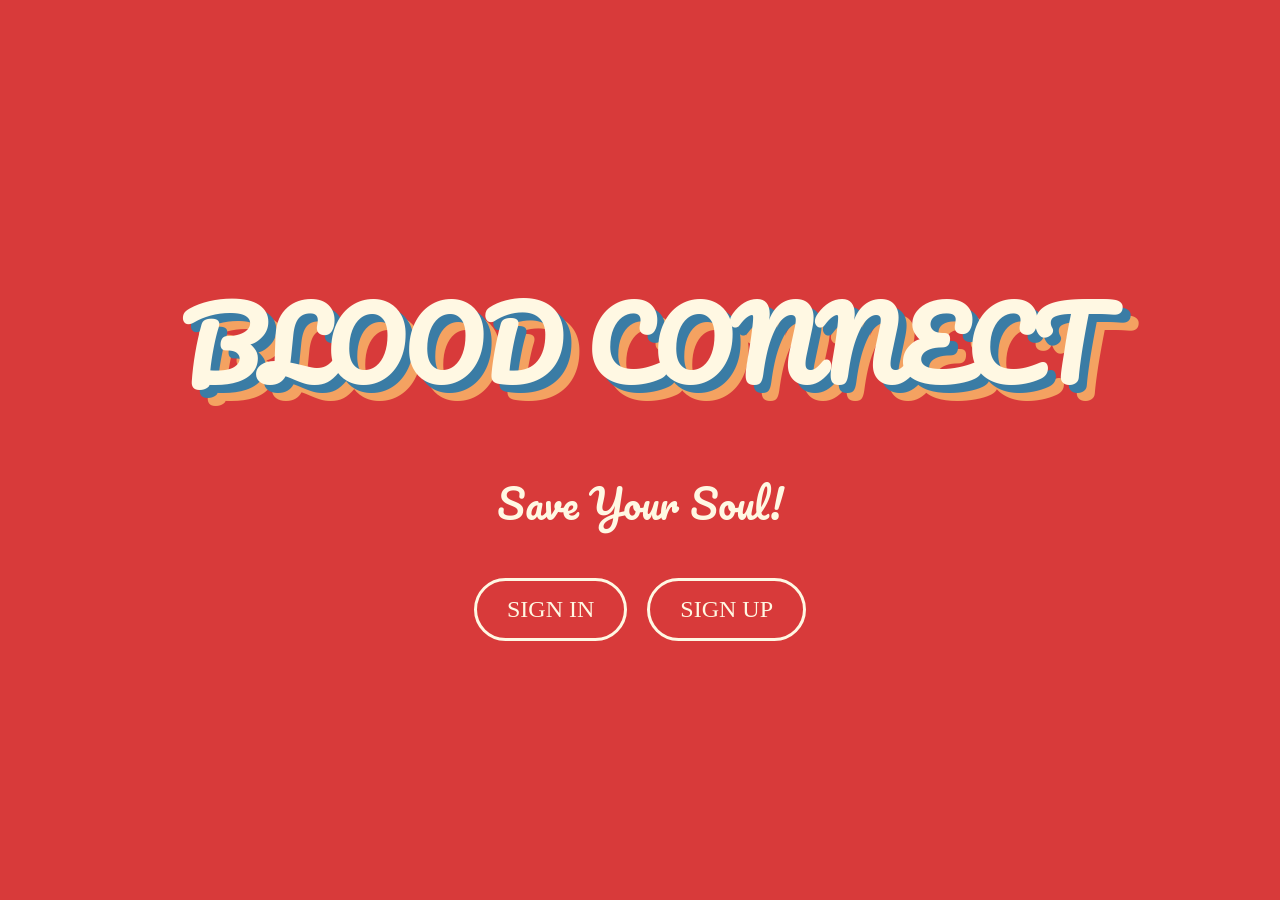
<file: index.html>
<!DOCTYPE html>
<html lang="en">

<head>
    <meta charset="UTF-8">
    <meta name="viewport" content="width=device-width, initial-scale=1.0">
    <title>BLOOD CONNECT</title>
    <link href="https://fonts.googleapis.com/css2?family=Pacifico&display=swap" rel="stylesheet">
    <style>
        body { 
            display: flex;
            flex-direction: column;
            justify-content: center;
            align-items: center;
            height: 100vh;
            margin: 0;
            background: #d83a3a; 
            text-align: center;
        }
        .title {
            font-family: 'Pacifico', cursive; 
            font-size: 6rem;
            font-weight: bold;
            color: #fff8e3; 
            position: relative;
            text-shadow: 8px 8px 0 #3a7ca5, 
                         16px 16px 0 #f4a261; 
            margin: 0;
        }
        .caption {
            font-family: 'Pacifico', cursive; 
            font-size: 2.5rem;
            color: #fff8e3;
            margin: 40px 0; 
            text-transform: capitalize;
        }
        .nav-container {
            display: flex;
            gap: 20px; 
        }
        .nav-btn {
            text-decoration: none;
            padding: 15px 30px;
            border: 3px solid #fff8e3;
            border-radius: 50px;
            font-size: 1.5rem;
            color: #fff8e3;
            text-transform: uppercase;
            transition: all 0.3s ease; 
        }
        .nav-btn:hover {
            background: #fff8e3;
            color: #d83a3a;
            box-shadow: 0 0 20px rgba(255, 248, 227, 0.8);
        }
    </style>
</head>
<body>
    <h1 class="title">BLOOD CONNECT</h1>
    <p class="caption">Save Your Soul!</p>
    <div class="nav-container">
        <a href="signin.html" class="nav-btn">Sign In</a>
        <a href="signup.html" class="nav-btn">Sign Up</a>
    </div>
</body>
</html>
</file>
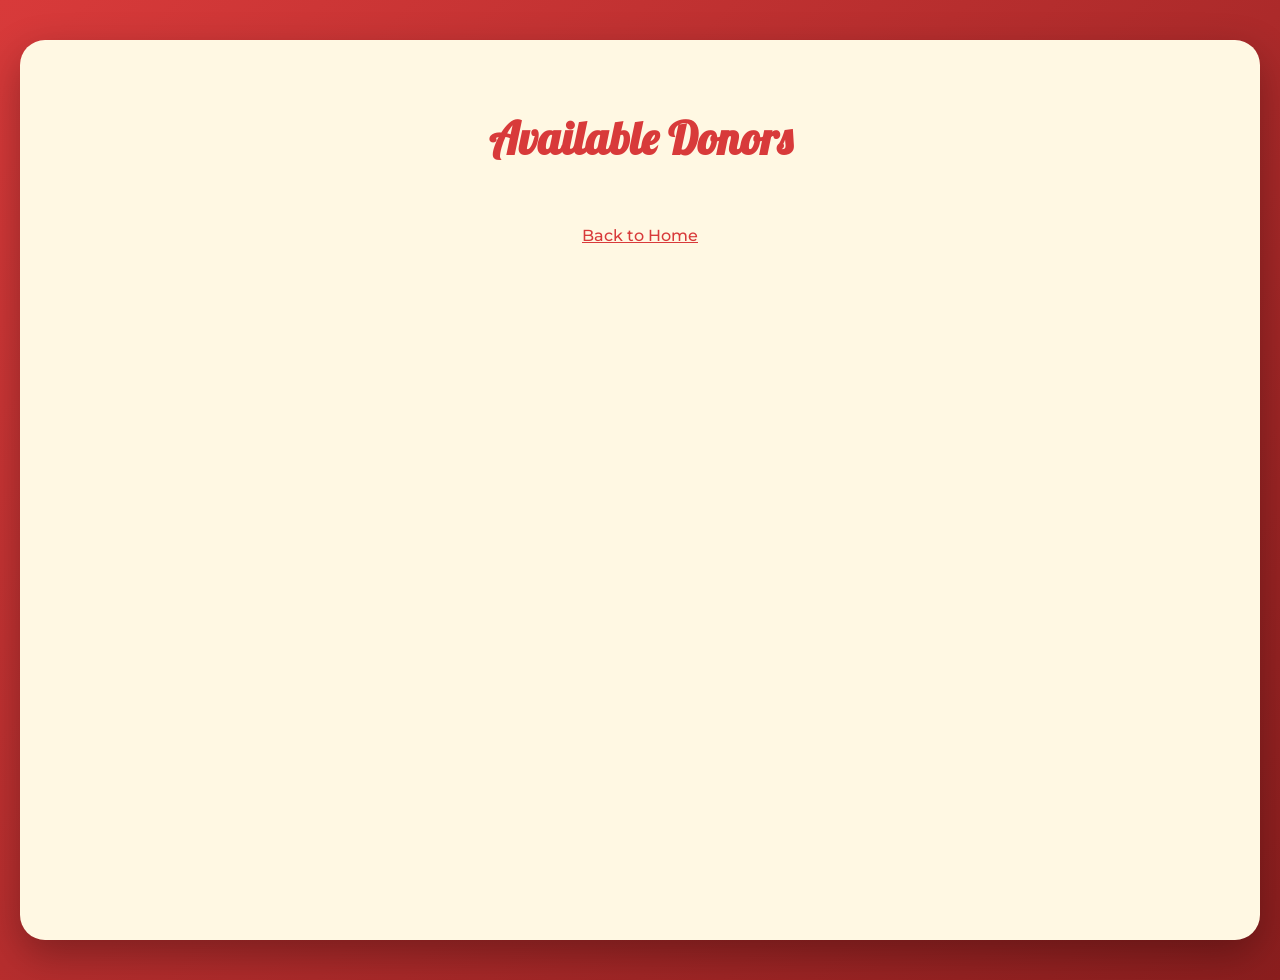
<file: availableDonors.html>
<!DOCTYPE html>
<html lang="en">
<head>
  <meta charset="UTF-8">
  <meta name="viewport" content="width=device-width, initial-scale=1.0">
  <title>Available Donors - BLOOD CONNECT</title>
  <link href="https://fonts.googleapis.com/css2?family=Lobster&family=Montserrat:wght@300;400;600&display=swap" rel="stylesheet">
  <link rel="stylesheet" href="https://cdnjs.cloudflare.com/ajax/libs/font-awesome/6.4.0/css/all.min.css">
  <style>
    body {
      margin: 0;
      font-family: 'Montserrat', sans-serif;
      background: linear-gradient(135deg, #d83a3a, #8b1e1e);
      color: #333;
      display: flex;
      justify-content: center;
      padding: 40px 20px;
      min-height: 100vh;
    }

    .container {
      background: #fff8e3;
      border-radius: 25px;
      padding: 40px 50px;
      width: 95%;
      max-width: 1200px;
      box-shadow: 0 15px 40px rgba(0,0,0,0.3);
      text-align: center;
    }

    .title {
      font-family: 'Lobster', cursive;
      font-size: 2.8rem;
      color: #d83a3a;
      margin-bottom: 20px;
    }

    .donor-grid {
      display: grid;
      grid-template-columns: repeat(auto-fit, minmax(280px, 1fr));
      gap: 20px;
      margin-top: 30px;
    }

    .donor-card {
      background: #fff1e0;
      border-left: 6px solid #d83a3a;
      border-radius: 15px;
      padding: 20px;
      box-shadow: 0 5px 15px rgba(0,0,0,0.1);
      cursor: pointer;
      transition: transform 0.3s, box-shadow 0.3s;
      text-align: left;
    }

    .donor-card:hover {
      transform: translateY(-5px);
      box-shadow: 0 10px 25px rgba(0,0,0,0.2);
    }

    .donor-card h3 {
      color: #d83a3a;
      margin-bottom: 8px;
    }

    .donor-card p {
      margin: 4px 0;
      font-size: 0.95rem;
    }

    /* Back to Home link */
    .back-home {
      text-align: center;
      margin: 30px;
    }

    .back-home a {
      text-decoration: underline;
      color: #d83a3a;
      font-weight: 500;
      background: none;
      padding: 0;
      border-radius: 0;
      transition: color 0.3s;
    }

    .back-home a:hover {
      color: #a00c25;
    }

    /* Modal Styles */
    .modal {
      display: none;
      position: fixed;
      z-index: 100;
      left: 0; top: 0;
      width: 100%; height: 100%;
      overflow: auto;
      background-color: rgba(0,0,0,0.5);
    }

    .modal-content {
      background-color: #fff8e3;
      margin: 10% auto;
      padding: 25px 30px;
      border-radius: 20px;
      width: 90%;
      max-width: 400px;
      text-align: center;
      position: relative;
      box-shadow: 0 10px 25px rgba(0,0,0,0.2);
    }

    .modal-content h3 {
      color: #d83a3a;
      margin-bottom: 10px;
    }

    .modal-content p {
      margin: 8px 0;
    }

    .close-btn {
      position: absolute;
      top: 10px; right: 15px;
      font-size: 1.3em;
      font-weight: bold;
      color: #d83a3a;
      cursor: pointer;
    }

    .contact-btn {
      display: inline-block;
      margin: 10px 5px;
      padding: 10px 18px;
      background: #d83a3a;
      color: #fff8e3;
      border-radius: 12px;
      text-decoration: none;
      transition: background 0.3s;
      font-weight: 600;
    }

    .contact-btn:hover {
      background: #a00c25;
    }
  </style>
</head>
<body>
  <div class="container">
    <h1 class="title">Available Donors</h1>
    <div id="donorList" class="donor-grid"></div>

    <div class="back-home">
      <a href="features.html">Back to Home</a>
    </div>
  </div>

  <!-- Modal -->
  <div id="donorModal" class="modal">
    <div class="modal-content">
      <span class="close-btn">&times;</span>
      <h3 id="modalName"></h3>
      <p><strong>Blood Type:</strong> <span id="modalBlood"></span></p>
      <p><strong>Phone:</strong> <span id="modalPhone"></span></p>
      <p><strong>Email:</strong> <span id="modalEmail"></span></p>
      <p><strong>Address:</strong> <span id="modalAddress"></span></p>
      <a id="callBtn" href="#" class="contact-btn">Call</a>
      <a id="emailBtn" href="#" class="contact-btn">Email</a>
    </div>
  </div>

  <script>
    async function loadDonors() {
      try {
        const res = await fetch("http://localhost:5000/api/donors");
        const data = await res.json();
        const donorDiv = document.getElementById("donorList");
        donorDiv.innerHTML = "";

        if (!data || data.length === 0) {
          donorDiv.innerHTML = "<p>No donors available.</p>";
          return;
        }

        data.forEach(u => {
          const card = document.createElement("div");
          card.className = "donor-card";
          card.innerHTML = `
            <h3>${u.first_name} ${u.last_name}</h3>
            <p>Blood Type: <strong>${u.blood_type}</strong></p>
            <p>Phone: ${u.phone}</p>
            <p>Address: ${u.address}</p>
            <p>Email: ${u.email}</p>
          `;
          card.addEventListener("click", () => openModal(u));
          donorDiv.appendChild(card);
        });
      } catch (err) {
        console.error("Error loading donors:", err);
      }
    }

    const modal = document.getElementById("donorModal");
    const modalName = document.getElementById("modalName");
    const modalBlood = document.getElementById("modalBlood");
    const modalPhone = document.getElementById("modalPhone");
    const modalEmail = document.getElementById("modalEmail");
    const modalAddress = document.getElementById("modalAddress");
    const callBtn = document.getElementById("callBtn");
    const emailBtn = document.getElementById("emailBtn");
    const closeBtn = document.querySelector(".close-btn");

    function openModal(user) {
      modalName.textContent = `${user.first_name} ${user.last_name}`;
      modalBlood.textContent = user.blood_type;
      modalPhone.textContent = user.phone;
      modalEmail.textContent = user.email;
      modalAddress.textContent = user.address;
      callBtn.href = `tel:${user.phone}`;
      emailBtn.href = `mailto:${user.email}`;
      modal.style.display = "block";
    }

    closeBtn.onclick = () => modal.style.display = "none";
    window.onclick = (e) => { if (e.target == modal) modal.style.display = "none"; }

    loadDonors();
  </script>
</body>
</html>
</file>
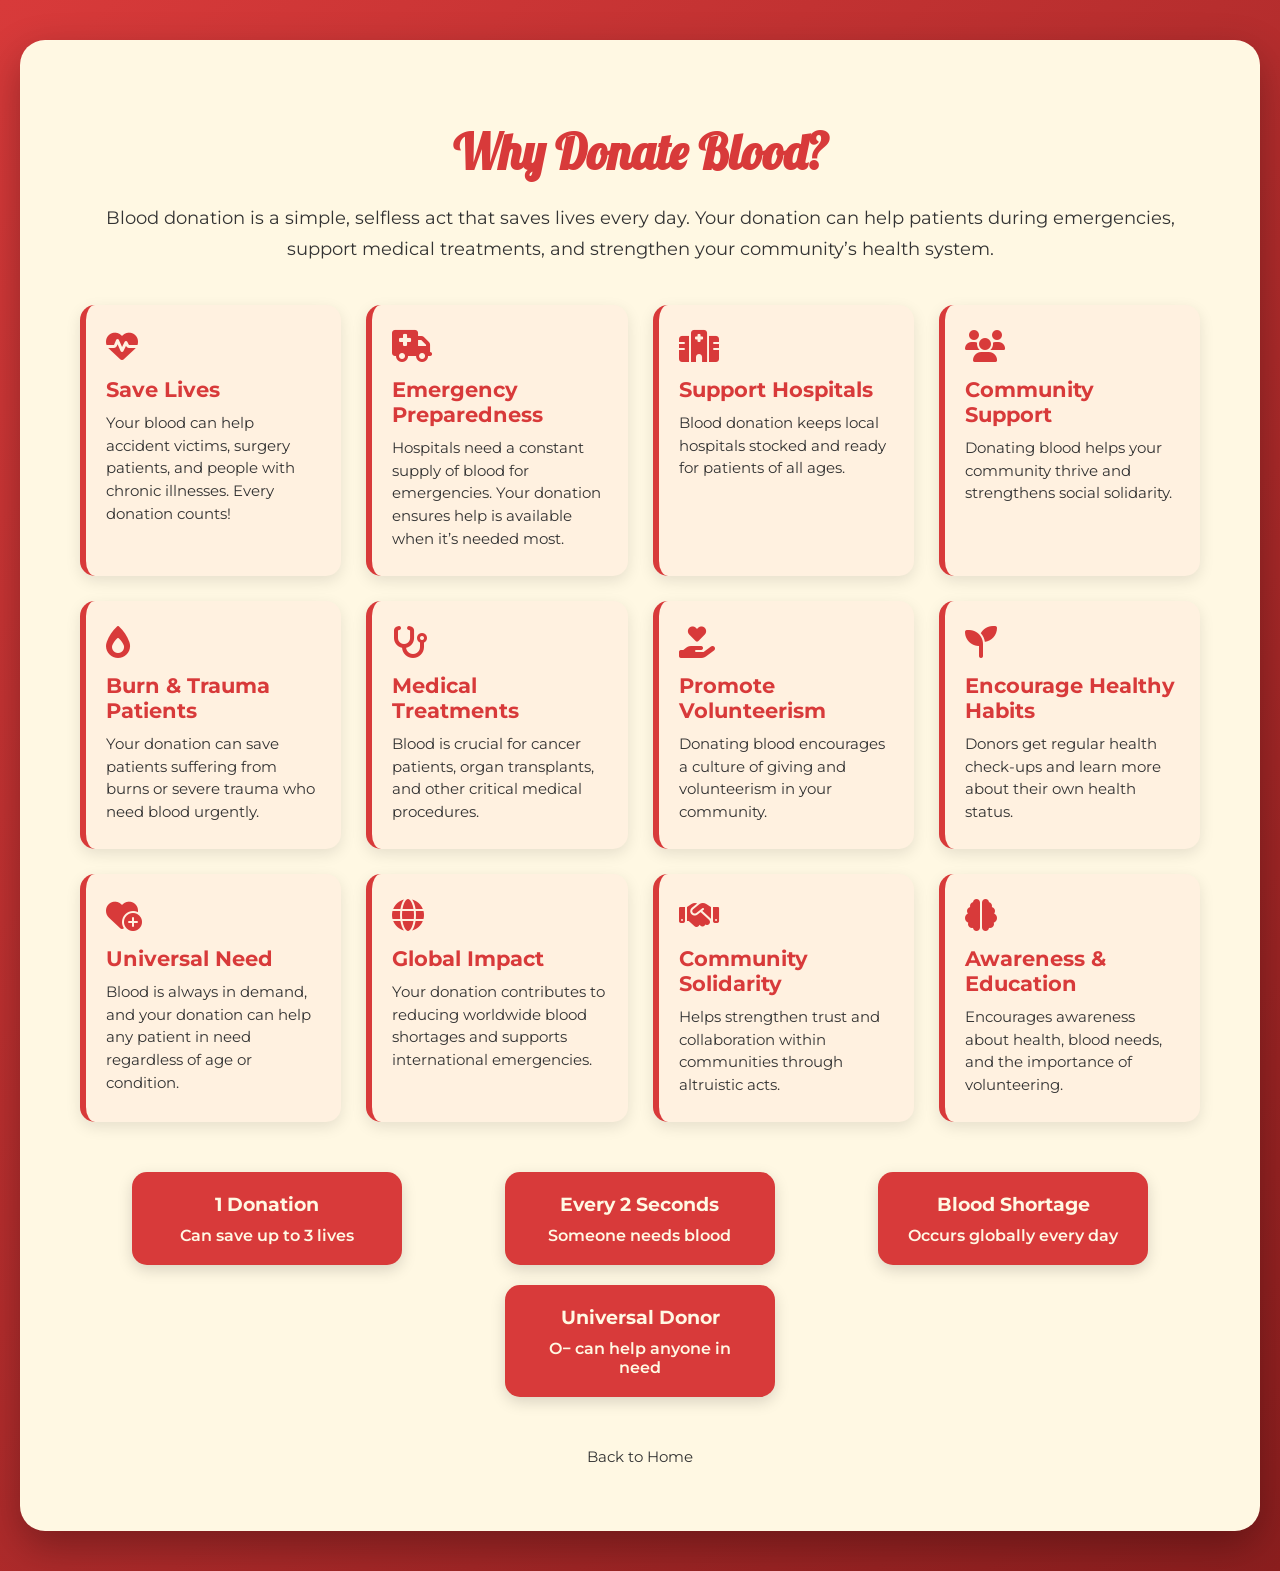
<file: donateBloodButWhy.html>
<!DOCTYPE html>
<html lang="en">
<head>
  <meta charset="UTF-8">
  <meta name="viewport" content="width=device-width, initial-scale=1.0">
  <title>Why Donate Blood - BLOOD CONNECT</title>
  <link href="https://fonts.googleapis.com/css2?family=Lobster&family=Montserrat:wght@300;400;600&display=swap" rel="stylesheet">
  <link rel="stylesheet" href="https://cdnjs.cloudflare.com/ajax/libs/font-awesome/6.4.0/css/all.min.css">
  <style>
    body {
      margin: 0;
      font-family: 'Montserrat', sans-serif;
      background: linear-gradient(135deg, #d83a3a, #8b1e1e);
      color: #333;
      display: flex;
      justify-content: center;
      padding: 40px 20px;
      min-height: 100vh;
    }
    .container {
      background: #fff8e3;
      border-radius: 25px;
      padding: 50px 60px;
      width: 95%;
      max-width: 1200px;
      box-shadow: 0 15px 40px rgba(0,0,0,0.3);
      text-align: center;
    }
    .title {
      font-family: 'Lobster', cursive;
      font-size: 3rem;
      color: #d83a3a;
      margin-bottom: 20px;
    }
    .intro {
      font-size: 1.15rem;
      line-height: 1.7;
      margin-bottom: 40px;
      color: #333;
    }
    .cards {
      display: grid;
      grid-template-columns: repeat(4, 1fr);
      gap: 25px;
      margin-bottom: 40px;
    }
    .card {
      background: #fff1e0;
      border-left: 6px solid #d83a3a;
      border-radius: 15px;
      padding: 25px 20px;
      box-shadow: 0 5px 15px rgba(0,0,0,0.1);
      transition: transform 0.3s ease, box-shadow 0.3s ease;
      text-align: left;
    }
    .card:hover {
      transform: translateY(-5px);
      box-shadow: 0 10px 25px rgba(0,0,0,0.2);
    }
    .card i {
      color: #d83a3a;
      font-size: 2rem;
      margin-bottom: 15px;
    }
    .card h3 {
      margin-top: 0;
      color: #d83a3a;
      font-size: 1.3rem;
      margin-bottom: 10px;
    }
    .card p {
      margin: 0;
      font-size: 0.95rem;
      line-height: 1.5;
    }
    .stats {
      display: flex;
      flex-wrap: wrap;
      justify-content: space-around;
      margin-bottom: 40px;
    }
    .stat {
      background: #d83a3a;
      color: #fff8e3;
      padding: 20px 25px;
      margin: 10px;
      border-radius: 15px;
      width: 220px;
      font-weight: 600;
      box-shadow: 0 5px 15px rgba(0,0,0,0.15);
      transition: transform 0.2s ease;
    }
    .stat:hover {
      transform: scale(1.05);
    }
    .stat h4 {
      margin: 0 0 10px;
      font-size: 1.2rem;
    }
    .stat p {
      margin: 0;
      font-size: 1rem;
    }
    .footer {
      margin-top: 20px;
      font-size: 0.95rem;
    }
    .footer a {
      color: #333;
      text-decoration: none;
    }
    @media(max-width: 1024px) {
      .cards {
        grid-template-columns: repeat(3, 1fr);
      }
    }
    @media(max-width: 768px) {
      .cards {
        grid-template-columns: repeat(2, 1fr);
      }
    }
    @media(max-width: 500px) {
      .cards {
        grid-template-columns: 1fr;
      }
      .stat {
        width: 80%;
      }
    }
  </style>
</head>
<body>
  <div class="container">
    <h1 class="title">Why Donate Blood?</h1>
    <p class="intro">
      Blood donation is a simple, selfless act that saves lives every day. Your donation can help patients during emergencies, support medical treatments, and strengthen your community’s health system.
    </p>
    <div class="cards">
      <div class="card"><i class="fas fa-heartbeat"></i><h3>Save Lives</h3><p>Your blood can help accident victims, surgery patients, and people with chronic illnesses. Every donation counts!</p></div>
      <div class="card"><i class="fas fa-ambulance"></i><h3>Emergency Preparedness</h3><p>Hospitals need a constant supply of blood for emergencies. Your donation ensures help is available when it’s needed most.</p></div>
      <div class="card"><i class="fas fa-hospital"></i><h3>Support Hospitals</h3><p>Blood donation keeps local hospitals stocked and ready for patients of all ages.</p></div>
      <div class="card"><i class="fas fa-users"></i><h3>Community Support</h3><p>Donating blood helps your community thrive and strengthens social solidarity.</p></div>
      <div class="card"><i class="fas fa-burn"></i><h3>Burn & Trauma Patients</h3><p>Your donation can save patients suffering from burns or severe trauma who need blood urgently.</p></div>
      <div class="card"><i class="fas fa-stethoscope"></i><h3>Medical Treatments</h3><p>Blood is crucial for cancer patients, organ transplants, and other critical medical procedures.</p></div>
      <div class="card"><i class="fas fa-hand-holding-heart"></i><h3>Promote Volunteerism</h3><p>Donating blood encourages a culture of giving and volunteerism in your community.</p></div>
      <div class="card"><i class="fas fa-seedling"></i><h3>Encourage Healthy Habits</h3><p>Donors get regular health check-ups and learn more about their own health status.</p></div>
      <div class="card"><i class="fas fa-heart-circle-plus"></i><h3>Universal Need</h3><p>Blood is always in demand, and your donation can help any patient in need regardless of age or condition.</p></div>
      <div class="card"><i class="fas fa-globe"></i><h3>Global Impact</h3><p>Your donation contributes to reducing worldwide blood shortages and supports international emergencies.</p></div>
      <div class="card"><i class="fas fa-handshake"></i><h3>Community Solidarity</h3><p>Helps strengthen trust and collaboration within communities through altruistic acts.</p></div>
      <div class="card"><i class="fas fa-brain"></i><h3>Awareness & Education</h3><p>Encourages awareness about health, blood needs, and the importance of volunteering.</p></div>
    </div>
    <div class="stats">
      <div class="stat"><h4>1 Donation</h4><p>Can save up to 3 lives</p></div>
      <div class="stat"><h4>Every 2 Seconds</h4><p>Someone needs blood</p></div>
      <div class="stat"><h4>Blood Shortage</h4><p>Occurs globally every day</p></div>
      <div class="stat"><h4>Universal Donor</h4><p>O− can help anyone in need</p></div>
    </div>
    <div class="footer">
      <p><a href="features.html">Back to Home</a></p>
    </div>
  </div>
</body>
</html>
</file>
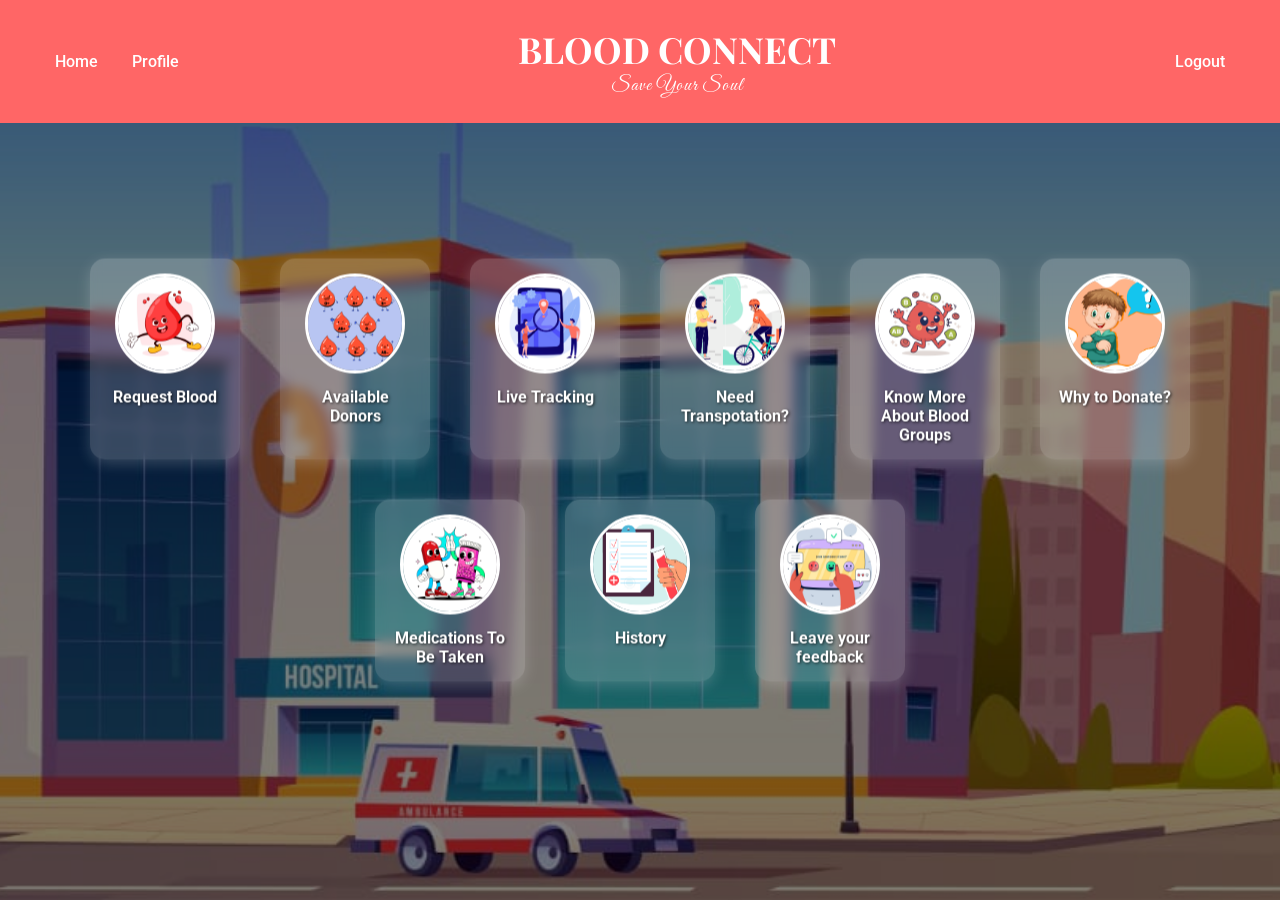
<file: ex.html>
<!DOCTYPE html>
<html lang="en">
<head>
  <meta charset="UTF-8" />
  <title>Blood Connect</title>
  <link href="https://fonts.googleapis.com/css2?family=Playfair+Display:wght@700&family=Great+Vibes&family=Roboto&display=swap" rel="stylesheet" />
  <style>
    * {
      margin: 0;
      padding: 0;
      box-sizing: border-box;
    }

    body, html {
      height: 100%;
      font-family: 'Roboto', sans-serif;
    }

    .hero {
      height: 100vh;
      background-image: url('1234.jpg');
      background-size: cover;
      background-position: center;
      position: relative;
      color: white;
    }

    .overlay {
      background: rgba(0, 0, 0, 0.5);
      height: 100%;
      width: 100%;
      position: absolute;
      top: 0;
      left: 0;
    }

    .navbar {
      position: relative;
      display: flex;
      justify-content: space-between;
      align-items: center;
      padding: 25px 40px;
      background-color: rgba(255, 102, 102, 1);
      <!--background-color: rgba(255, 0, 0, 0.95);-->
      <!--background-color: rgba(255, 0, 0, 0.35);-->
      z-index: 2;
    }

    .left a,
    .right a {
      margin: 0 15px;
      text-decoration: none;
      color: white;
      font-weight: 500;
      font-size: 16px;
    }

    .left a:hover,
    .right a:hover {
      color: #ffcccc;
    }

    .header-title {
      text-align: center;
      flex: 1;
    }

    .header-title h1 {
      font-family: 'Playfair Display', serif;
      font-size: 36px;
      font-weight: bold;
      margin: 0;
    }

    .header-title p {
      font-family: 'Great Vibes', cursive;
      font-size: 20px;
      margin: 0;
      letter-spacing: 1px;
    }

    .title-center {
      position: absolute;
      top: 50%;
      left: 50%;
      transform: translate(-50%, -50%);
      text-align: center;
      z-index: 2;
      width: 100%;
    }

    .features {
      margin-top: 40px;
      display: flex;
      justify-content: center;
      gap: 40px;
      flex-wrap: wrap;
    }

    .feature-box {
      background-color: rgba(255, 255, 255, 0.2);
      padding: 15px;
      border-radius: 15px;
      backdrop-filter: blur(6px);
      text-align: center;
      transition: 0.3s;
      box-shadow: 0 4px 15px rgba(255, 255, 255, 0.2);
      width: 150px;
    }

    .feature-box:hover {
      background-color: rgba(255, 255, 255, 0.5);
      transform: scale(1.05);
      box-shadow: 0 6px 20px rgba(255, 255, 255, 0.5);
    }

    .feature-box img {
      width: 100px;
      height: 100px;
      border-radius: 50%;
      object-fit: cover;
      margin-bottom: 10px;
      border: 3px solid white;
    }

    .feature-box span {
      display: block;
      font-weight: bold;
      font-size: 16px;
      color: #fff;
      text-shadow: 1px 1px 3px rgba(0, 0, 0, 0.7);
    }

    .feature-box a {
      text-decoration: none;
      color: inherit;
    }

  </style>
</head>
<body>

  <div class="hero">
    <div class="overlay"></div>

    <div class="navbar">
      <div class="left">
        <a href="mainPage.html">Home</a>
        <a href="profile.html">Profile</a>
      </div>

      <div class="header-title">
        <h1>BLOOD CONNECT</h1>
        <p>Save Your Soul</p>
      </div>

      <div class="right">
        <a href="logout.html">Logout</a>
      </div>
    </div>

    <div class="title-center">
      <div class="features">
        <div class="feature-box">
          <a href="requestBlood.html">
            <img src="reqB.jpg" alt="Request Blood">
            <span>Request Blood</span>
          </a>
        </div>
       	<div class="feature-box">
          <a href="availableDonors.html">
            <img src="availD.jpg" alt="Available Donors">
            <span>Available Donors</span>
          </a>
        </div>
	<div class="feature-box">
          <a href="liveTracking.html">
            <img src="liveTracking.jpg" alt="Live Tracking">
            <span>Live Tracking</span>
          </a>
        </div>
	<div class="feature-box">
          <a href="pickUpDropIn.html">
            <img src="pickUp.jpg" alt="Need Transportation?">
            <span>Need Transpotation?</span>
          </a>
        </div>
	<div class="feature-box">
          <a href="KnowMoreAboutBloodGroups.html">
            <img src="knowMore.jpg" alt="Know MOre About Blood Groups">
            <span>Know More About Blood Groups</span>
          </a>
        </div>
	<div class="feature-box">
          <a href="donateBloodButWhy.html">
            <img src="whyD.jpg" alt="Why To Donate?">
            <span>Why to Donate?</span>
          </a>
        </div>
	<div class="feature-box">
          <a href="medications.html">
            <img src="medications.jpg" alt="Medications To Be Taken">
            <span>Medications To Be Taken</span>
          </a>
        </div>
        <div class="feature-box">
          <a href="history.html">
            <img src="history.jpg" alt="History">
            <span>History</span>
          </a>
        </div>
	<!--<div class="feature-box">
          <a href="scheduledDonations.html">
            <img src="scheduled.jpg" alt="Scheduled Donations">
            <span>Scheduled Donations</span>
          </a>
        </div>
	<div class="feature-box">
          <a href="futureOppurtunities.html">
            <img src="future.jpg" alt="Future Oppurtunities">
            <span>Future Oppurtunities</span>
          </a>
        </div>-->
        <div class="feature-box">
          <a href="feedback.html">
            <img src="feedback.jpg" alt="Leave your feedback">
            <span>Leave your feedback</span>
          </a>
        </div>
      </div>
    </div>
  </div>

</body>
</html>
</file>
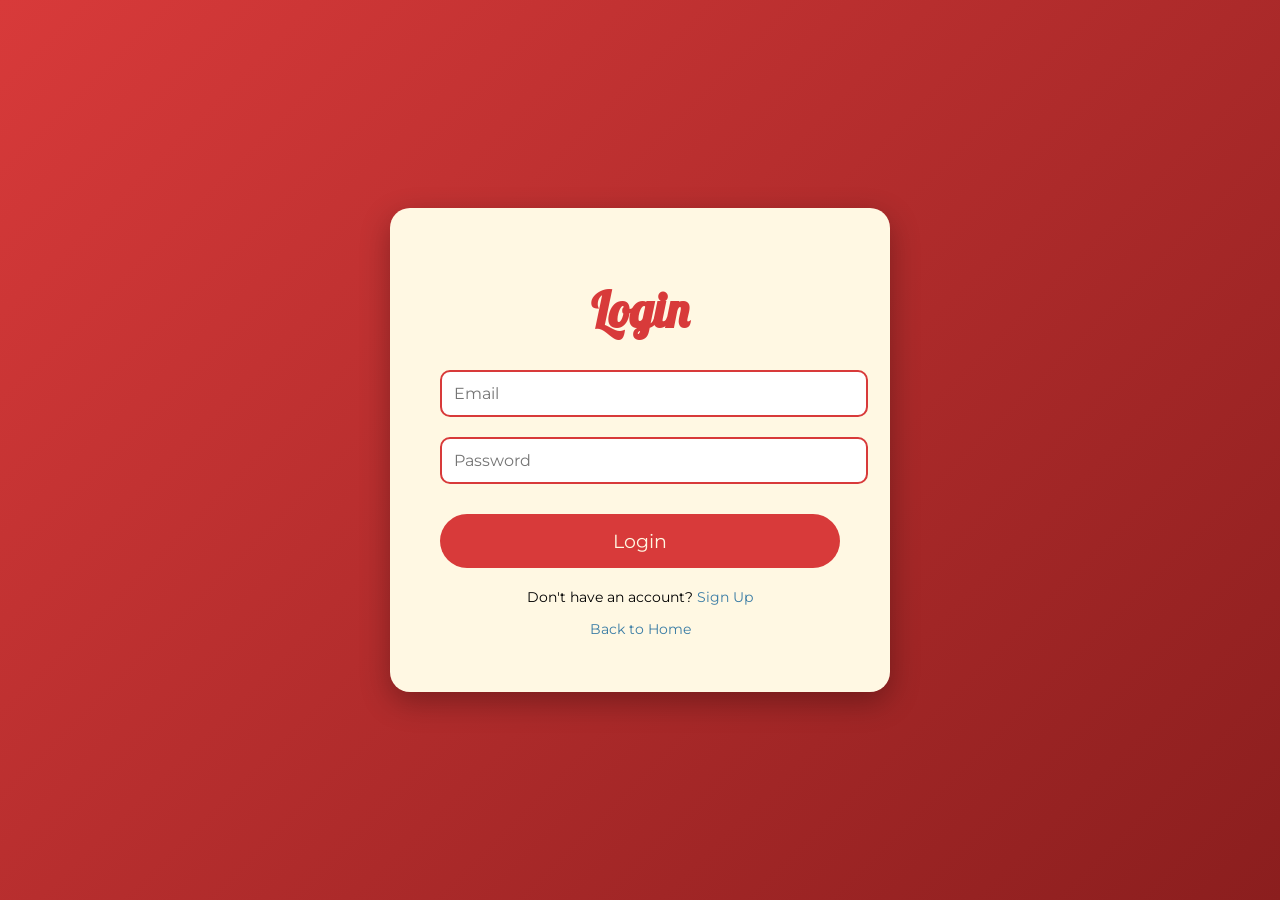
<file: features.html>
<!DOCTYPE html>
<html lang="en">
<head>
  <meta charset="UTF-8" />
  <title>Blood Connect</title>
  <link href="https://fonts.googleapis.com/css2?family=Playfair+Display:wght@700&family=Roboto&display=swap" rel="stylesheet" />
  <style>
    * {
      margin: 0;
      padding: 0;
      box-sizing: border-box;
    }
    body, html {
      height: 100%;
      font-family: 'Roboto', sans-serif;
    }
    .hero {
      height: 100vh;
      background-image: url('1234.jpg');
      background-size: cover;
      background-position: center;
      position: relative;
      color: white;
    }
    .overlay {
      background: rgba(0, 0, 0, 0.4); /* slightly darker overlay */
      height: 100%;
      width: 100%;
      position: absolute;
      top: 0;
      left: 0;
    }
    .navbar {
      position: relative;
      display: flex;
      justify-content: space-between;
      align-items: center;
      padding: 20px 40px;
      background-color: rgba(255, 102, 102, 0.85); /* semi-transparent */
      z-index: 2;
    }
    .logo {
      display: flex;
      flex-direction: column;
    }
    .logo h1 {
      font-family: 'Playfair Display', serif;
      font-size: 32px;
      font-weight: bold;
      color: #fff;
    }
    .logo p {
      font-size: 16px;
      color: #fcecec;
    }
    .user-info {
      display: flex;
      flex-direction: column;
      align-items: flex-end;
    }
    .user-email {
      font-weight: bold;
      margin-bottom: 5px;
      font-size: 16px;
    }
    .user-actions {
      display: flex;
      gap: 15px;
    }
    .user-actions a {
      text-decoration: none;
      color: #fff;
      font-weight: bold;
      font-size: 16px;
      transition: color 0.3s;
    }
    .user-actions a:hover {
      color: #cce6ff;
    }
    .title-center {
      position: absolute;
      top: 50%;
      left: 50%;
      transform: translate(-50%, -50%);
      text-align: center;
      z-index: 2;
      width: 100%;
    }
    .features {
      margin-top: 40px;
      display: flex;
      justify-content: center;
      gap: 40px;
      flex-wrap: wrap;
    }
    .feature-box {
      background-color: rgba(255, 255, 255, 0.2);
      padding: 15px;
      border-radius: 15px;
      backdrop-filter: blur(6px);
      text-align: center;
      transition: 0.3s;
      box-shadow: 0 4px 15px rgba(255, 255, 255, 0.2);
      width: 150px;
    }
    .feature-box:hover {
      background-color: rgba(255, 255, 255, 0.5);
      transform: scale(1.05);
      box-shadow: 0 6px 20px rgba(255, 255, 255, 0.5);
    }
    .feature-box img {
      width: 100px;
      height: 100px;
      border-radius: 50%;
      object-fit: cover;
      margin-bottom: 10px;
      border: 3px solid white;
    }
    .feature-box span {
      display: block;
      font-weight: bold;
      font-size: 16px;
      color: #fff;
      text-shadow: 1px 1px 3px rgba(0, 0, 0, 0.7);
    }
    .feature-box a {
      text-decoration: none;
      color: inherit;
    }
    @media (max-width: 768px) {
      .navbar {
        flex-direction: column;
        align-items: flex-start;
      }
      .user-info {
        align-items: flex-start;
        margin-top: 10px;
      }
      .user-actions {
        gap: 10px;
      }
    }
  </style>
</head>
<body>
  <div class="hero">
    <div class="overlay"></div>
    <div class="navbar">
      <div class="logo">
        <h1>BLOOD CONNECT</h1>
        <p>Saving lives, one drop at a time!</p>
      </div>
      <div class="user-info">
        <div class="user-email" id="userEmail"></div>
        <div class="user-actions">
          <a href="profile.html">Profile</a>
          <a href="leaderboard.html">Leaderboard</a>
          <a href="logout.html">Logout</a>
        </div>
      </div>
    </div>
    <div class="title-center">
      <div class="features">
        <div class="feature-box"><a href="requestBlood.html"><img src="reqB.jpg" alt="Request Blood"><span>Request Blood</span></a></div>
        <div class="feature-box"><a href="availableDonors.html"><img src="availD.jpg" alt="Available Donors"><span>Available Donors</span></a></div>
        <div class="feature-box"><a href="liveTracking.html"><img src="liveTracking.jpg" alt="Live Tracking"><span>Live Tracking</span></a></div>
        <div class="feature-box"><a href="pickUpDropIn.html"><img src="pickUp.jpg" alt="Transportation"><span>Need Transportation?</span></a></div>
        <div class="feature-box"><a href="KnowMoreAboutBloodGroups.html"><img src="knowMore.jpg" alt="Blood Info"><span>Know More About Blood Groups</span></a></div>
        <div class="feature-box"><a href="donateBloodButWhy.html"><img src="whyD.jpg" alt="Why To Donate?"><span>Why to Donate?</span></a></div>
        <div class="feature-box"><a href="medications.html"><img src="medications.jpg" alt="Medications"><span>Medications To Be Taken</span></a></div>
        <div class="feature-box"><a href="history.html"><img src="history.jpg" alt="History"><span>History</span></a></div>
        <div class="feature-box"><a href="feedback.html"><img src="feedback.jpg" alt="Leave your feedback"><span>Leave your feedback</span></a></div>
      </div>
    </div>
  </div>
  <script>
    document.addEventListener("DOMContentLoaded", () => {
        const token = localStorage.getItem("token");
        if (!token) window.location.href = "signin.html";

        const userEmail = localStorage.getItem("userEmail");
        if (userEmail) document.getElementById("userEmail").innerText = userEmail;
    });
  </script>
</body>
</html>
</file>
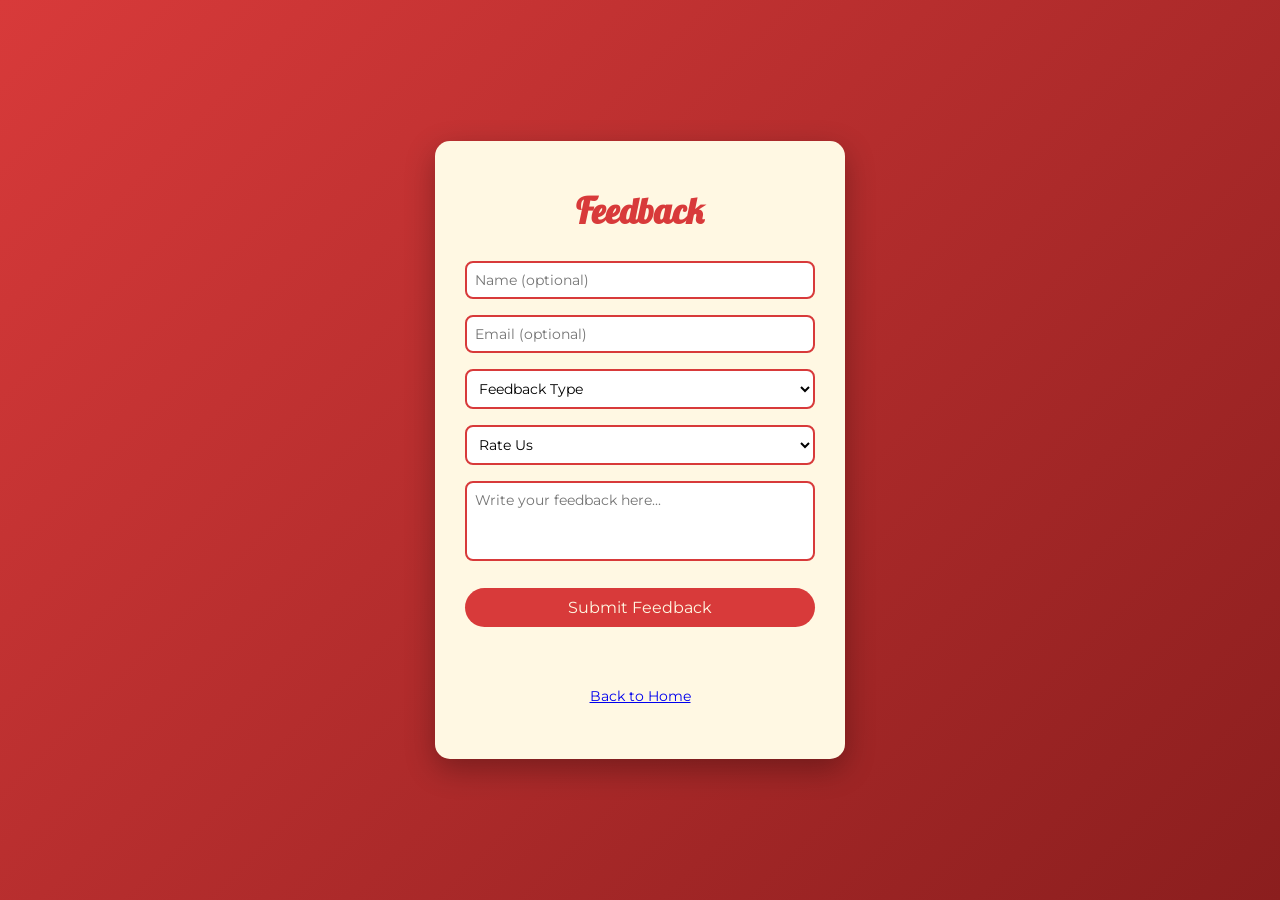
<file: feedback.html>
<!DOCTYPE html>
<html lang="en">
<head>
  <meta charset="UTF-8" />
  <meta name="viewport" content="width=device-width, initial-scale=1.0"/>
  <title>Feedback - BLOOD CONNECT</title>
  <link href="https://fonts.googleapis.com/css2?family=Lobster&family=Montserrat:wght@300;400;600&display=swap" rel="stylesheet"/>
  <style>
    body {
      display: flex;
      justify-content: center;
      align-items: center;
      height: 100vh;
      margin: 0;
      background: linear-gradient(135deg, #d83a3a, #8b1e1e);
      font-family: 'Montserrat', sans-serif;
    }
    .feedback-box {
      background: #fff8e3;
      padding: 25px 30px;
      border-radius: 15px;
      box-shadow: 0 10px 30px rgba(0,0,0,0.3);
      width: 350px;
      text-align: center;
    }
    .title {
      font-family: 'Lobster', cursive;
      font-size: 2.2rem;
      color: #d83a3a;
      margin-bottom: 20px;
    }
    .input-field, select, textarea {
      width: 100%;
      box-sizing: border-box;
      padding: 8px;
      margin: 8px 0;
      border: 2px solid #d83a3a;
      border-radius: 8px;
      font-family: 'Montserrat', sans-serif;
      font-size: 0.9rem;
      outline: none;
      resize: none;
      background: white;
    }
    textarea {
      min-height: 80px;
    }
    button {
      width: 100%;
      padding: 10px;
      margin-top: 15px;
      border: none;
      border-radius: 50px;
      background: #d83a3a;
      color: #fff8e3;
      font-family: 'Montserrat', sans-serif;
      font-size: 1rem;
      cursor: pointer;
    }
    button:hover {
      transform: scale(1.05);
      box-shadow: 0 0 15px rgba(216, 58, 58, 0.8);
    }
    .thank-you {
      text-align: center;
      margin-top: 15px;
      color: green;
      font-weight: bold;
      display: none;
    }
    .footer {
      text-align: center;
      padding: 15px;
      font-size: 0.9rem;
      color: #333;
      margin-top: 30px;
    }
  </style>
</head>
<body>
  <div class="feedback-box">
    <h1 class="title">Feedback</h1>
    <form id="feedbackForm">
      <input type="text" id="name" name="name" placeholder="Name (optional)" class="input-field">
      <input type="email" id="email" name="email" placeholder="Email (optional)" class="input-field">
      <select id="type" name="type" class="input-field" required>
        <option value="">Feedback Type</option>
        <option value="suggestion">Suggestion</option>
        <option value="complaint">Complaint</option>
        <option value="compliment">Compliment</option>
        <option value="other">Other</option>
      </select>
      <select id="rating" name="rating" class="input-field" required>
        <option value="">Rate Us</option>
        <option value="5">★★★★★</option>
        <option value="4">★★★★☆</option>
        <option value="3">★★★☆☆</option>
        <option value="2">★★☆☆☆</option>
        <option value="1">★☆☆☆☆</option>
      </select>
      <textarea id="message" name="message" placeholder="Write your feedback here..." class="input-field" required></textarea>
      <button type="submit">Submit Feedback</button>
    </form>
    <div class="thank-you" id="thankYouMsg">Thank you for your feedback!</div>
    <div class="footer">
      <p><a href="features.html">Back to Home</a></p>
    </div>
  </div>
  </div>
  <script>
    const form = document.getElementById("feedbackForm");
    const thankYou = document.getElementById("thankYouMsg");
    form.addEventListener("submit", async function (e) {
      e.preventDefault();
      const feedbackData = {
        name: document.getElementById("name").value,
        email: document.getElementById("email").value,
        type: document.getElementById("type").value,
        rating: document.getElementById("rating").value,
        message: document.getElementById("message").value,
      };
      try {
        const response = await fetch("http://localhost:5000/api/feedback", {
          method: "POST",
          headers: { "Content-Type": "application/json" },
          body: JSON.stringify(feedbackData),
        });
        if (response.ok) {
          thankYou.style.display = "block";
          form.reset();
        } else {
          alert("Failed to submit feedback.");
        }
      } catch (error) {
        console.error("Error:", error);
        alert("Server error. Try again later.");
      }
    });
  </script>
</body>
</html>
</file>
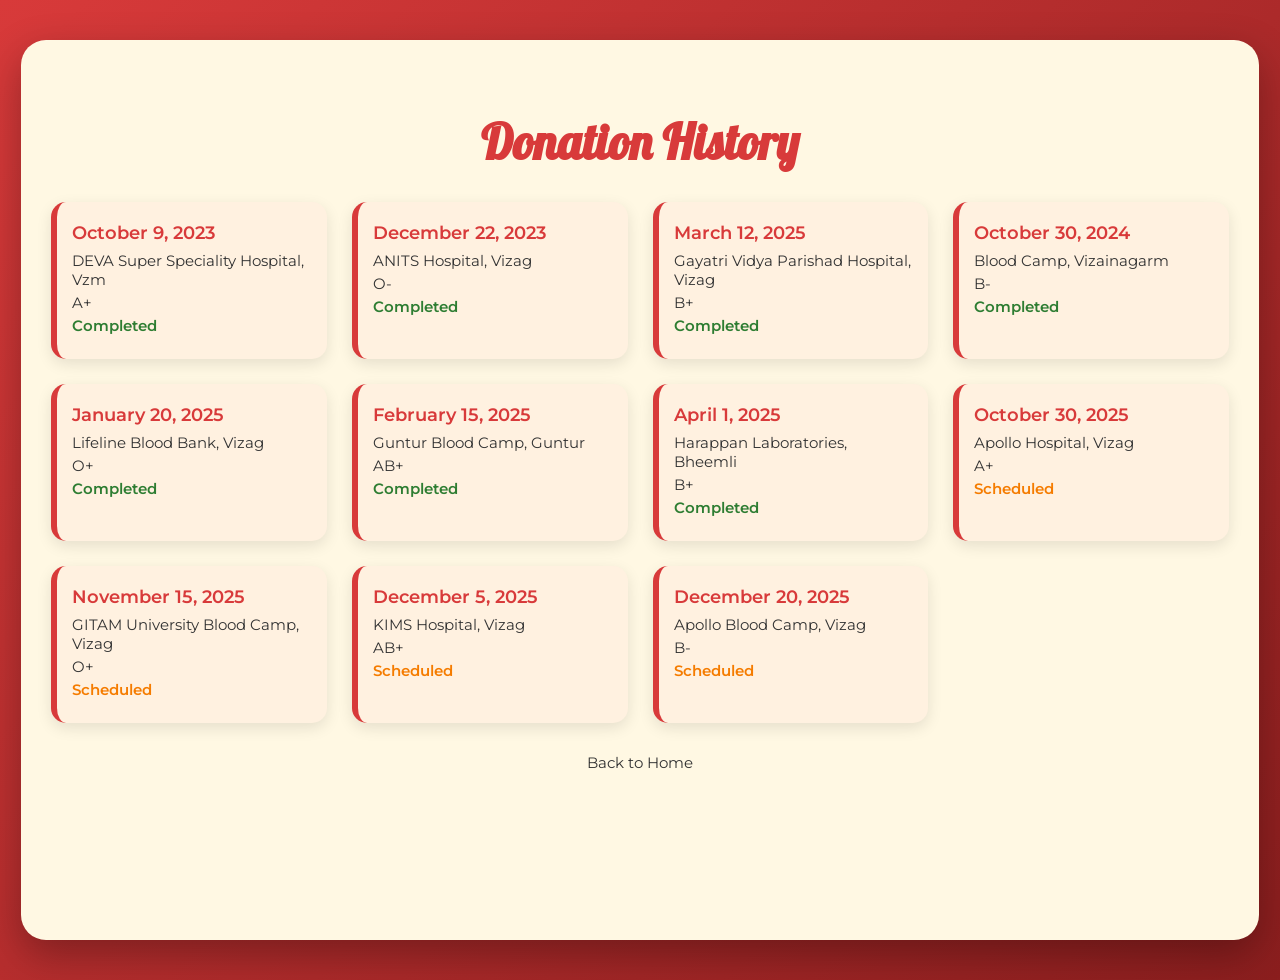
<file: history.html>
<!DOCTYPE html>
<html lang="en">
<head>
  <meta charset="UTF-8" />
  <meta name="viewport" content="width=device-width, initial-scale=1.0"/>
  <title>Donation History - BLOOD CONNECT</title>
  <link href="https://fonts.googleapis.com/css2?family=Lobster&family=Montserrat:wght@300;400;600&display=swap" rel="stylesheet"/>
  <style>
    body {
      margin: 0;
      padding: 40px 20px;
      font-family: 'Montserrat', sans-serif;
      background: linear-gradient(135deg, #d83a3a, #8b1e1e);
      min-height: 100vh;
      color: #333;
      display: flex;
      justify-content: center;
    }
    .container {
      background: #fff8e3;
      border-radius: 25px;
      padding: 40px 30px;
      width: 95%;
      max-width: 1200px;
      box-shadow: 0 15px 40px rgba(0,0,0,0.3);
      text-align: center;
    }
    h1 {
      font-family: 'Lobster', cursive;
      font-size: 3rem;
      color: #d83a3a;
      margin-bottom: 30px;
    }
    .cards {
      display: grid;
      grid-template-columns: repeat(4, 1fr);
      gap: 25px;
    }
    .donation-entry {
      background: #fff1e0;
      border-left: 6px solid #d83a3a;
      border-radius: 15px;
      padding: 20px 15px;
      box-shadow: 0 5px 15px rgba(0,0,0,0.1);
      transition: transform 0.3s ease, box-shadow 0.3s ease;
      text-align: left;
    }
    .donation-entry:hover {
      transform: translateY(-5px);
      box-shadow: 0 10px 25px rgba(0,0,0,0.2);
    }
    .date {
      font-size: 1.1rem;
      font-weight: 600;
      color: #d83a3a;
      margin-bottom: 8px;
    }
    .location, .blood-type, .status {
      font-size: 0.95rem;
      margin: 4px 0;
    }
    .status.completed {
      font-weight: 600;
      color: #2e7d32; 
    }
    .status.scheduled {
      font-weight: 600;
      color: #f57c00; 
    }
    .footer {
      margin-top: 30px;
      font-size: 0.95rem;
    }
    .footer a {
      color: #333;
      text-decoration: none;
    }
    @media(max-width: 1024px) { .cards { grid-template-columns: repeat(3, 1fr); } }
    @media(max-width: 768px)  { .cards { grid-template-columns: repeat(2, 1fr); } }
    @media(max-width: 500px)  { .cards { grid-template-columns: 1fr; } }
  </style>
</head>
<body>
  <div class="container">
    <h1>Donation History</h1>
    <div class="cards">
      <div class="donation-entry">
        <div class="date">October 9, 2023</div>
        <div class="location">DEVA Super Speciality Hospital, Vzm</div>
        <div class="blood-type">A+</div>
        <div class="status completed">Completed</div>
      </div>
      <div class="donation-entry">
        <div class="date">December 22, 2023</div>
        <div class="location">ANITS Hospital, Vizag</div>
        <div class="blood-type">O-</div>
        <div class="status completed">Completed</div>
      </div>
      <div class="donation-entry">
        <div class="date">March 12, 2025</div>
        <div class="location">Gayatri Vidya Parishad Hospital, Vizag</div>
        <div class="blood-type">B+</div>
        <div class="status completed">Completed</div>
      </div>
      <div class="donation-entry">
        <div class="date">October 30, 2024</div>
        <div class="location">Blood Camp, Vizainagarm</div>
        <div class="blood-type">B-</div>
        <div class="status completed">Completed</div>
      </div>
      <div class="donation-entry">
        <div class="date">January 20, 2025</div>
        <div class="location">Lifeline Blood Bank, Vizag</div>
        <div class="blood-type">O+</div>
        <div class="status completed">Completed</div>
      </div>
      <div class="donation-entry">
        <div class="date">February 15, 2025</div>
        <div class="location">Guntur Blood Camp, Guntur</div>
        <div class="blood-type">AB+</div>
        <div class="status completed">Completed</div>
      </div>
      <div class="donation-entry">
        <div class="date">April 1, 2025</div>
        <div class="location">Harappan Laboratories, Bheemli</div>
        <div class="blood-type">B+</div>
        <div class="status completed">Completed</div>
      </div>
      <div class="donation-entry">
        <div class="date">October 30, 2025</div>
        <div class="location">Apollo Hospital, Vizag</div>
        <div class="blood-type">A+</div>
        <div class="status scheduled">Scheduled</div>
      </div>
      <div class="donation-entry">
        <div class="date">November 15, 2025</div>
        <div class="location">GITAM University Blood Camp, Vizag</div>
        <div class="blood-type">O+</div>
        <div class="status scheduled">Scheduled</div>
      </div>
      <div class="donation-entry">
        <div class="date">December 5, 2025</div>
        <div class="location">KIMS Hospital, Vizag</div>
        <div class="blood-type">AB+</div>
        <div class="status scheduled">Scheduled</div>
      </div>
      <div class="donation-entry">
        <div class="date">December 20, 2025</div>
        <div class="location">Apollo Blood Camp, Vizag</div>
        <div class="blood-type">B-</div>
        <div class="status scheduled">Scheduled</div>
      </div>
    </div>
    <div class="footer">
      <p><a href="features.html">Back to Home</a></p>
    </div>
  </div>
</body>
</html>
</file>
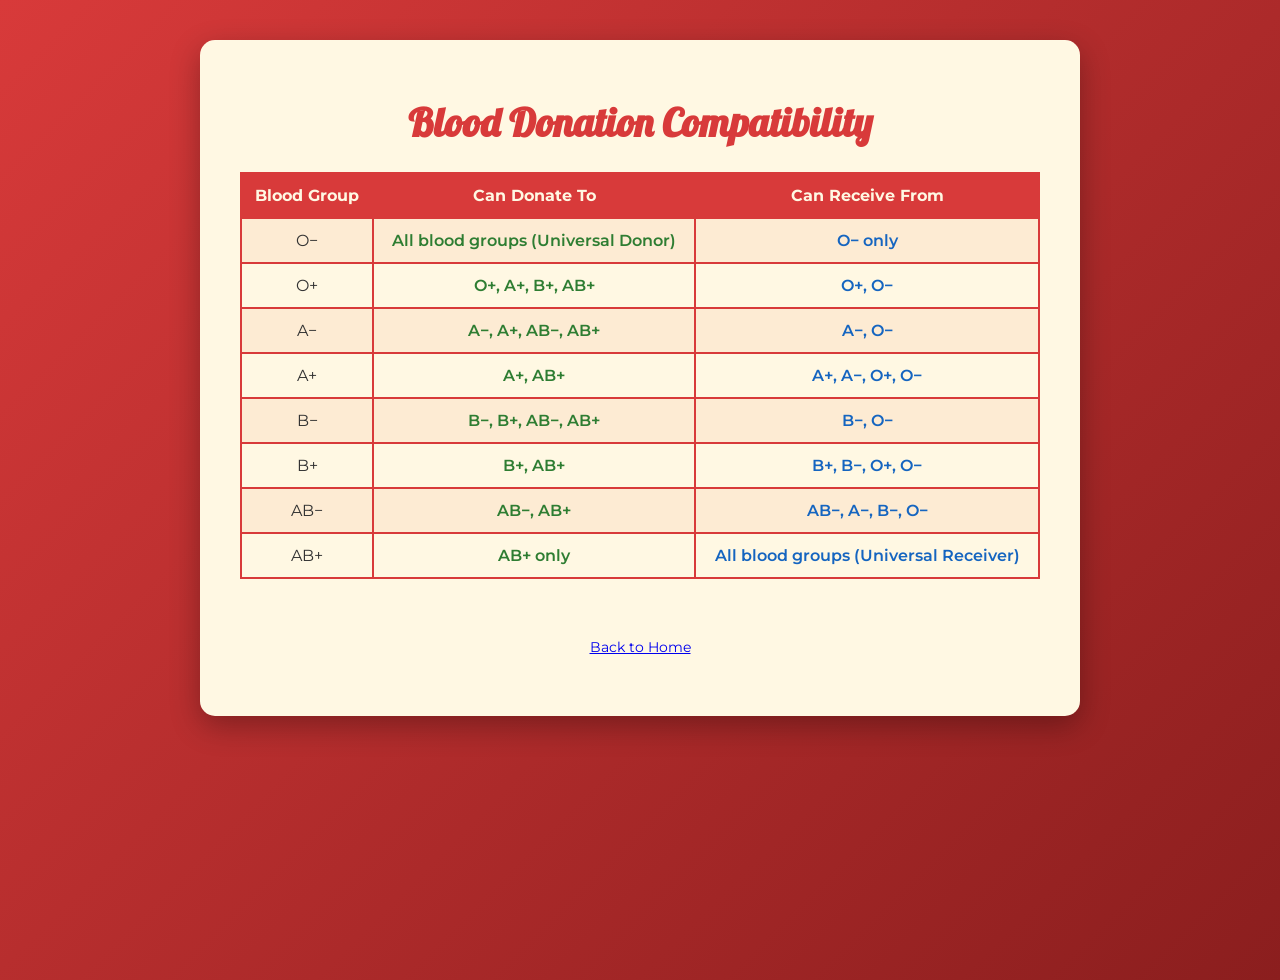
<file: knowMoreAboutBloodGroups.html>
<!DOCTYPE html>
<html lang="en">
<head>
  <meta charset="UTF-8" />
  <meta name="viewport" content="width=device-width, initial-scale=1.0"/>
  <title>Blood Compatibility - BLOOD CONNECT</title>

  <!-- Google Fonts -->
  <link href="https://fonts.googleapis.com/css2?family=Lobster&family=Montserrat:wght@300;400;600&display=swap" rel="stylesheet"/>

  <style>
    body {
      margin: 0;
      padding: 40px;
      font-family: 'Montserrat', sans-serif;
      background: linear-gradient(135deg, #d83a3a, #8b1e1e);
      color: #333;
      display: flex;
      justify-content: center;
      align-items: flex-start;
      min-height: 100vh;
    }

    .compatibility-box {
      background: #fff8e3;
      border-radius: 15px;
      padding: 30px 40px;
      box-shadow: 0 10px 30px rgba(0,0,0,0.3);
      width: 90%;
      max-width: 800px;
      text-align: center;
    }

    .title {
      font-family: 'Lobster', cursive;
      font-size: 2.5rem;
      color: #d83a3a;
      margin-bottom: 25px;
    }

    table {
      width: 100%;
      border-collapse: collapse;
      margin-top: 20px;
    }

    th, td {
      border: 2px solid #d83a3a;
      padding: 12px 10px;
      text-align: center;
      font-size: 1rem;
    }

    th {
      background-color: #d83a3a;
      color: #fff8e3;
    }

    tr:nth-child(even) {
      background-color: #fdebd3;
    }

    tr:hover {
      background-color: #fcd4b5;
    }

    .donate {
      color: #2e7d32;
      font-weight: 600;
    }

    .receive {
      color: #1565c0;
      font-weight: 600;
    }

    .footer {
      margin-top: 20px;
      font-size: 0.9rem;
    }

    .footer {
      text-align: center;
      padding: 15px;
      font-size: 0.9rem;
      color: #333;
      margin-top: 30px;
    }

    @media(max-width: 600px) {
      th, td {
        font-size: 0.85rem;
        padding: 8px 5px;
      }

      .title {
        font-size: 2rem;
      }
    }
  </style>
</head>
<body>

  <div class="compatibility-box">
    <h1 class="title">Blood Donation Compatibility</h1>

    <table>
      <tr>
        <th>Blood Group</th>
        <th>Can Donate To</th>
        <th>Can Receive From</th>
      </tr>
      <tr>
        <td>O−</td>
        <td class="donate">All blood groups (Universal Donor)</td>
        <td class="receive">O− only</td>
      </tr>
      <tr>
        <td>O+</td>
        <td class="donate">O+, A+, B+, AB+</td>
        <td class="receive">O+, O−</td>
      </tr>
      <tr>
        <td>A−</td>
        <td class="donate">A−, A+, AB−, AB+</td>
        <td class="receive">A−, O−</td>
      </tr>
      <tr>
        <td>A+</td>
        <td class="donate">A+, AB+</td>
        <td class="receive">A+, A−, O+, O−</td>
      </tr>
      <tr>
        <td>B−</td>
        <td class="donate">B−, B+, AB−, AB+</td>
        <td class="receive">B−, O−</td>
      </tr>
      <tr>
        <td>B+</td>
        <td class="donate">B+, AB+</td>
        <td class="receive">B+, B−, O+, O−</td>
      </tr>
      <tr>
        <td>AB−</td>
        <td class="donate">AB−, AB+</td>
        <td class="receive">AB−, A−, B−, O−</td>
      </tr>
      <tr>
        <td>AB+</td>
        <td class="donate">AB+ only</td>
        <td class="receive">All blood groups (Universal Receiver)</td>
      </tr>
    </table>

    <div class="footer">
      <p><a href="features.html">Back to Home</a></p>
    </div>
  </div>

</body>
</html>
</file>
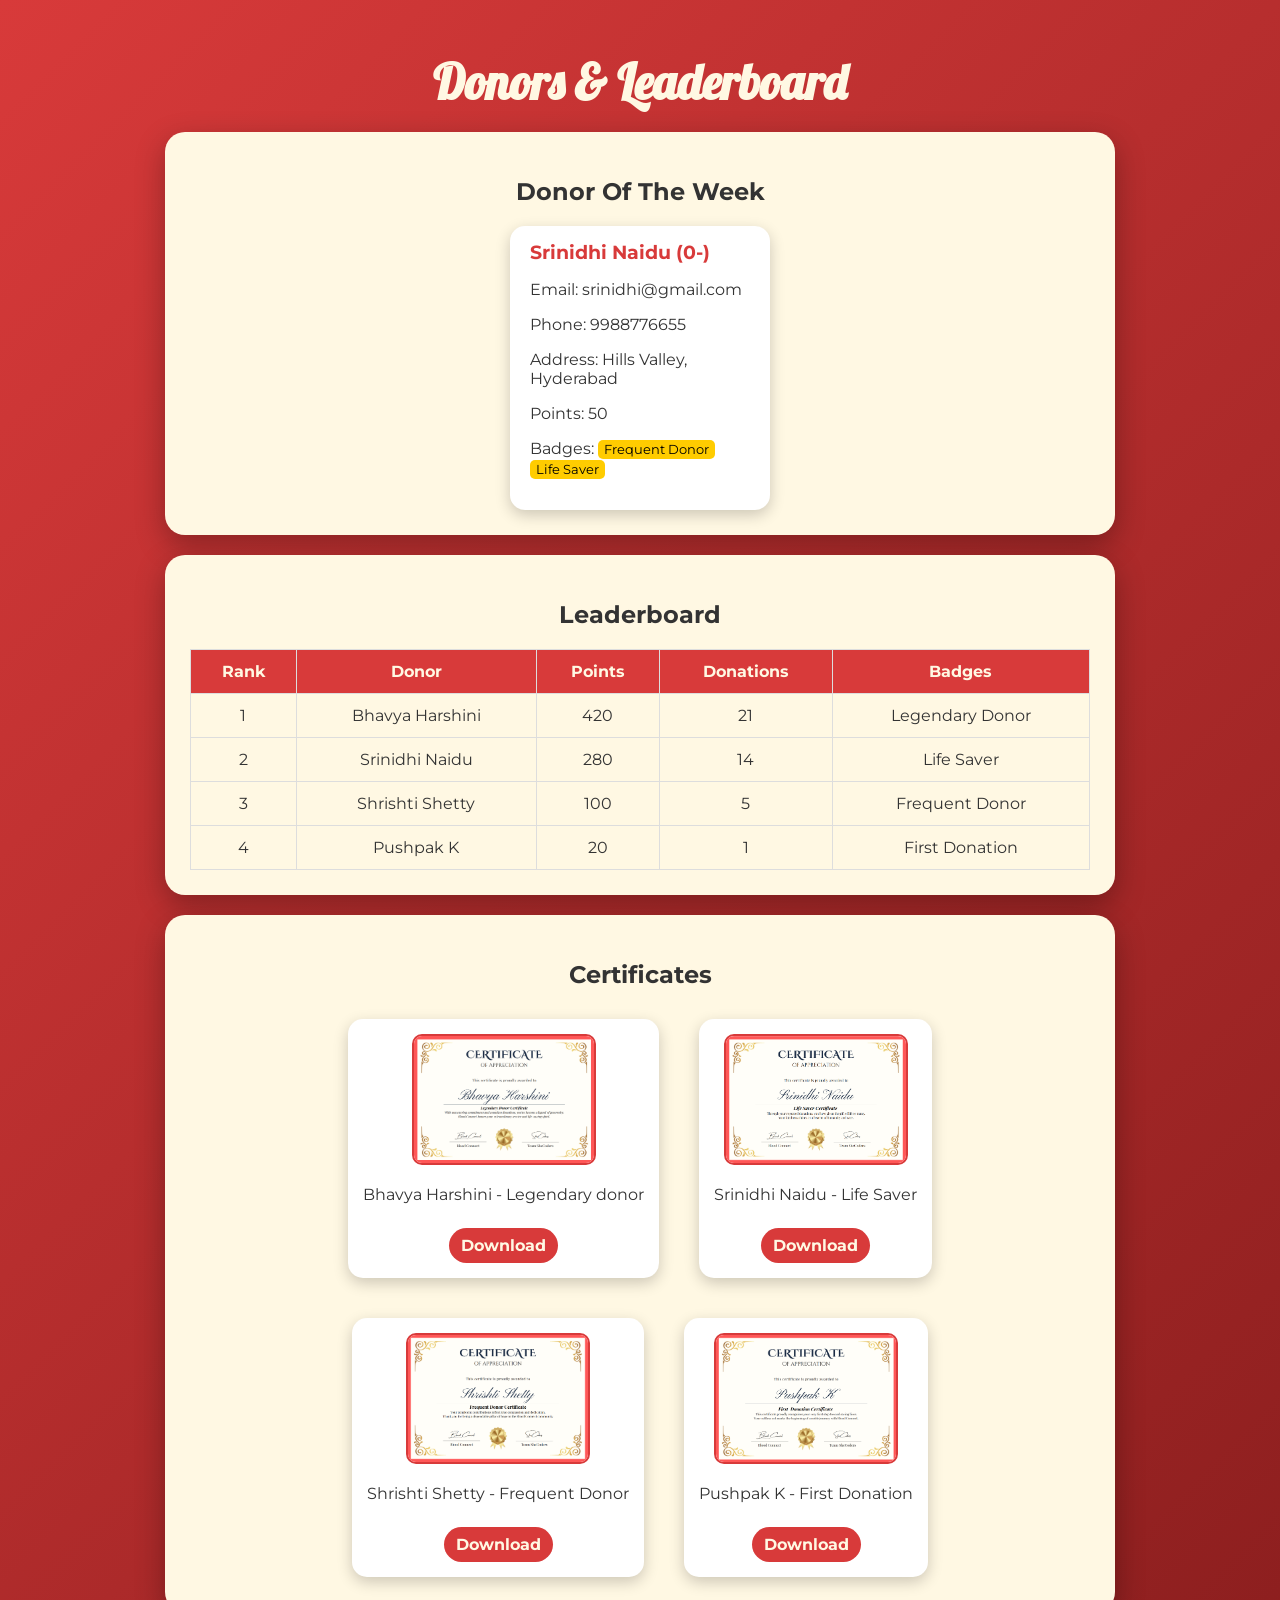
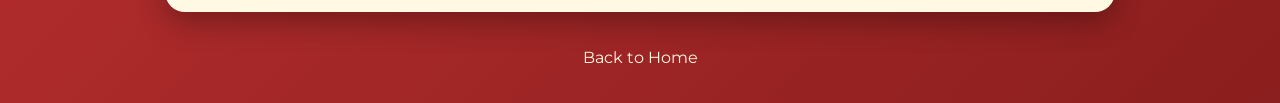
<file: leaderboard.html>
<!DOCTYPE html>
<html lang="en">
<head>
<meta charset="UTF-8">
<meta name="viewport" content="width=device-width, initial-scale=1.0">
<title>Donors & Leaderboard - BLOOD CONNECT</title>
<link href="https://fonts.googleapis.com/css2?family=Lobster&family=Montserrat:wght@300;400;600&display=swap" rel="stylesheet">
<style>
  body {
    display: flex;
    flex-direction: column;
    align-items: center;
    margin: 0;
    font-family: 'Montserrat', sans-serif;
    background: linear-gradient(135deg, #d83a3a, #8b1e1e);
    color: #333;
    min-height: 100vh;
    padding: 20px;
  }
  h1 {
    font-family: 'Lobster', cursive;
    font-size: 3rem;
    color: #fff8e3;
    margin-bottom: 20px;
    text-align: center;
  }
  .section-box {
    background: #fff8e3;
    border-radius: 20px;
    padding: 25px;
    margin-bottom: 20px;
    width: 90%;
    max-width: 900px;
    box-shadow: 0 10px 30px rgba(0,0,0,0.3);
    text-align: center;
  }
  .donors-container {
    display: flex;
    flex-wrap: wrap;
    gap: 20px;
    justify-content: center;
  }
  .donor-card {
    background: #fff;
    border-radius: 15px;
    padding: 15px 20px;
    width: 220px;
    box-shadow: 0 5px 15px rgba(0,0,0,0.2);
    transition: transform 0.2s;
    text-align: left;
  }
  .donor-card:hover {
    transform: scale(1.03);
  }
  .donor-card h3 {
    margin: 0 0 10px 0;
    color: #d83a3a;
  }
  .badge {
    display: inline-block;
    background-color: #ffcc00;
    color: #000;
    padding: 2px 6px;
    margin-right: 5px;
    border-radius: 5px;
    font-size: 0.8rem;
  }
  table {
    width: 100%;
    border-collapse: collapse;
    margin-top: 10px;
  }
  th, td {
    padding: 12px;
    border: 1px solid #ddd;
    text-align: center;
  }
  th {
    background-color: #d83a3a;
    color: #fff8e3;
  }
  .certificate {
    display: inline-block;
    background: #fff;
    border-radius: 15px;
    padding: 15px;
    margin: 10px;
    text-align: center;
    box-shadow: 0 5px 15px rgba(0,0,0,0.2);
    transition: transform 0.2s;
  }
  .certificate:hover {
    transform: scale(1.03);
  }
  .certificate img {
    width: 180px;
    border: 2px solid #d83a3a;
    border-radius: 10px;
  }
  .certificate a {
    display: inline-block;
    margin-top: 8px;
    padding: 8px 12px;
    background: #d83a3a;
    color: #fff8e3;
    text-decoration: none;
    border-radius: 30px;
    font-weight: bold;
    transition: background 0.2s;
  }
  .certificate a:hover {
    background: #a01616;
  }
  .footer a {
        color: #fff8e3;
        text-decoration: none;
    }
</style>
</head>
<body>
<h1>Donors & Leaderboard</h1>
<div class="section-box">
  <h2>Donor Of The Week</h2>
  <div class="donors-container">
    <div class="donor-card">
      <h3>Srinidhi Naidu (0-)</h3>
      <p>Email: srinidhi@gmail.com</p>
      <p>Phone: 9988776655</p>
      <p>Address: Hills Valley, Hyderabad</p>
      <p>Points: 50</p>
      <p>Badges: <span class="badge">Frequent Donor</span> <span class="badge">Life Saver</span></p>
    </div>
  </div>
</div>
<div class="section-box">
  <h2>Leaderboard</h2>
  <table>
    <thead>
      <tr>
        <th>Rank</th>
        <th>Donor</th>
        <th>Points</th>
        <th>Donations</th>
        <th>Badges</th>
      </tr>
    </thead>
    <tbody>
        <tr>
        <td>1</td>
        <td>Bhavya Harshini</td>
        <td>420</td>
        <td>21</td>
        <td>Legendary Donor</td>
      </tr>
      <tr>
        <td>2</td>
        <td>Srinidhi Naidu</td>
        <td>280</td>
        <td>14</td>
        <td>Life Saver</td>
      </tr>
      <tr>
        <td>3</td>
        <td>Shrishti Shetty</td>
        <td>100</td>
        <td>5</td>
        <td>Frequent Donor</td>
      </tr>
      <tr>
        <td>4</td>
        <td>Pushpak K</td>
        <td>20</td>
        <td>1</td>
        <td>First Donation</td>
      </tr>
    </tbody>
  </table>
</div>
<div class="section-box">
  <h2>Certificates</h2>
  <div class="donors-container">
    <div class="certificate">
      <img src="legendaryDonor.png" alt="Legendary Donor">
      <p>Bhavya Harshini - Legendary donor</p>
      <a href="legendaryDonor.png" download>Download</a>
    </div>
    <div class="certificate">
      <img src="lifeSaver.png" alt="Life Saver">
      <p>Srinidhi Naidu - Life Saver</p>
      <a href="lifeSaver.png" download>Download</a>
    </div>
    <div class="certificate">
      <img src="frequentDonor.png" alt="Frequent Donor">
      <p>Shrishti Shetty - Frequent Donor</p>
      <a href="frequentDonor.png" download>Download</a>
    </div>
    <div class="certificate">
      <img src="firstDonation.png" alt="First Donation">
      <p>Pushpak K - First Donation</p>
      <a href="firstDonation.png" download>Download</a>
    </div>
  </div>
</div>
</body>
<div class="footer">
      <p><a href="features.html">Back to Home</a></p>
    </div>
  </div>
</html>
</file>
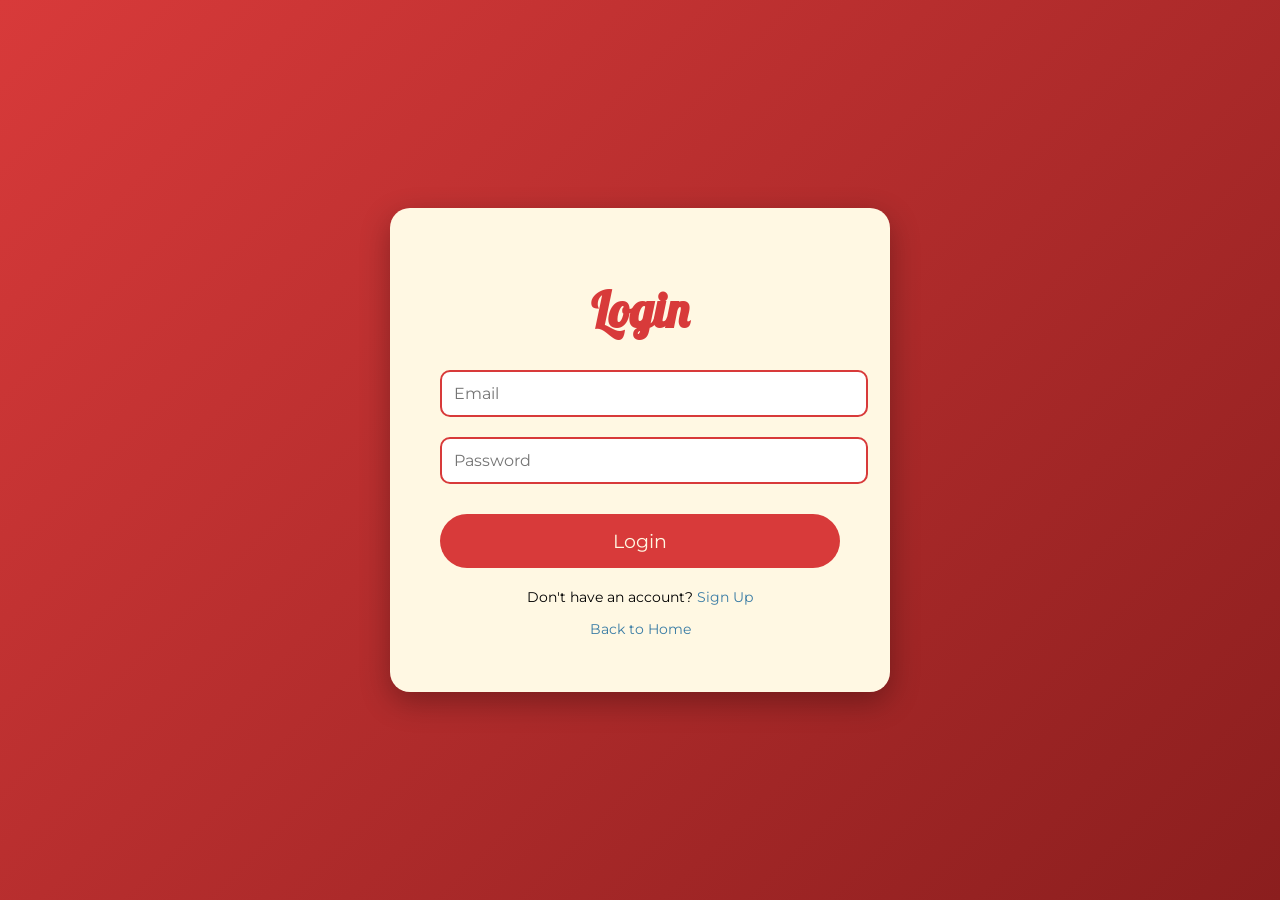
<file: logout.html>
<!DOCTYPE html>
<html lang="en">
<head>
  <meta charset="UTF-8" />
  <meta name="viewport" content="width=device-width, initial-scale=1.0"/>
  <title>Logging Out...</title>
</head>
<body>
  <script>
    localStorage.removeItem("token");
    localStorage.removeItem("userEmail");
    window.location.href = "signin.html";
  </script>
</body>
</html>
</file>
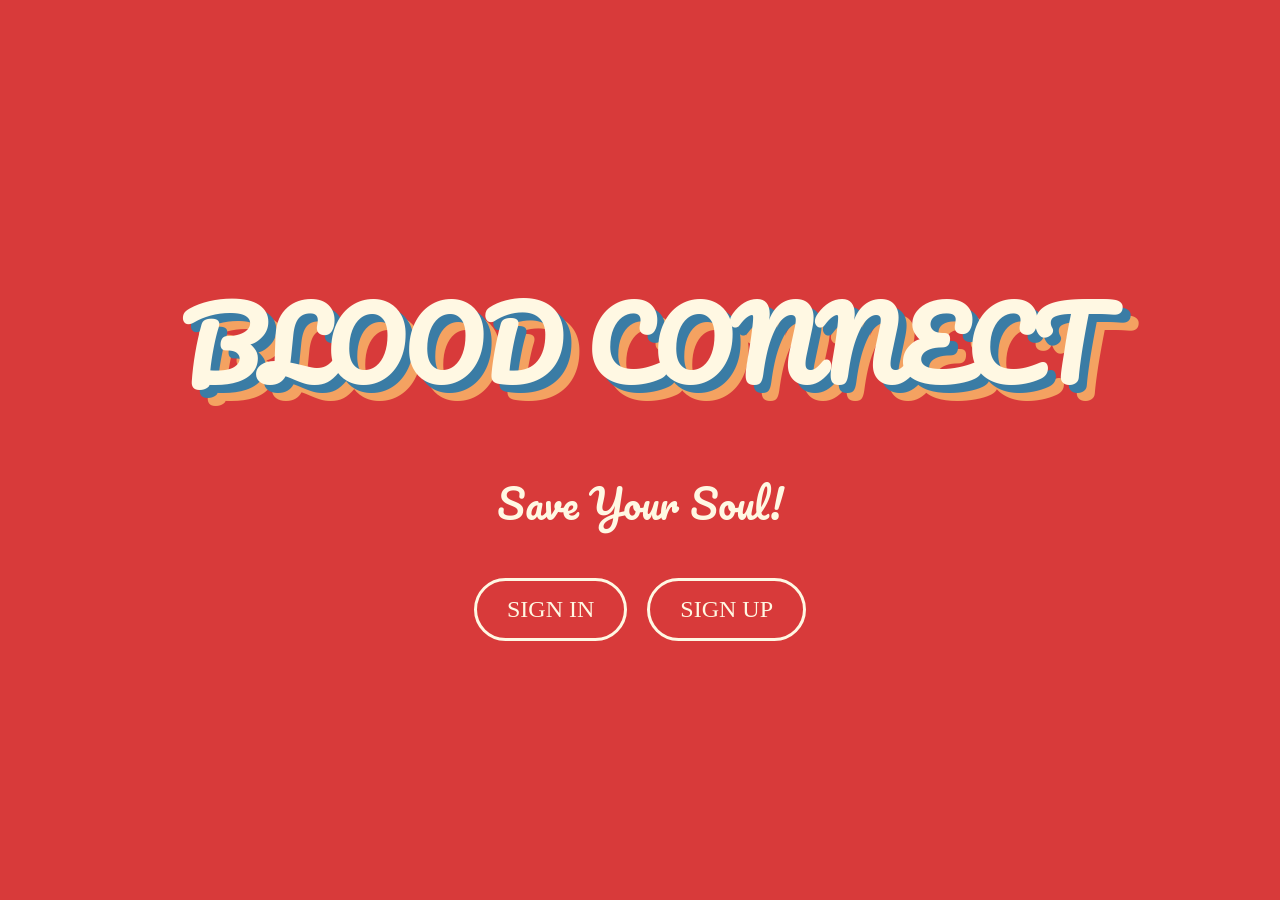
<file: mainPage.html>
<!DOCTYPE html>
<html lang="en">

<head>
    <meta charset="UTF-8">
    <meta name="viewport" content="width=device-width, initial-scale=1.0">
    <title>BLOOD CONNECT</title>
    <link href="https://fonts.googleapis.com/css2?family=Pacifico&display=swap" rel="stylesheet">
    <style>
        body { 
            display: flex;
            flex-direction: column;
            justify-content: center;
            align-items: center;
            height: 100vh;
            margin: 0;
            background: #d83a3a; 
            text-align: center;
        }
        .title {
            font-family: 'Pacifico', cursive; 
            font-size: 6rem;
            font-weight: bold;
            color: #fff8e3; 
            position: relative;
            text-shadow: 8px 8px 0 #3a7ca5, 
                         16px 16px 0 #f4a261; 
            margin: 0;
        }
        .caption {
            font-family: 'Pacifico', cursive; 
            font-size: 2.5rem;
            color: #fff8e3;
            margin: 40px 0; 
            text-transform: capitalize;
        }
        .nav-container {
            display: flex;
            gap: 20px; 
        }
        .nav-btn {
            text-decoration: none;
            padding: 15px 30px;
            border: 3px solid #fff8e3;
            border-radius: 50px;
            font-size: 1.5rem;
            color: #fff8e3;
            text-transform: uppercase;
            transition: all 0.3s ease; 
        }
        .nav-btn:hover {
            background: #fff8e3;
            color: #d83a3a;
            box-shadow: 0 0 20px rgba(255, 248, 227, 0.8);
        }
    </style>
</head>
<body>
    <h1 class="title">BLOOD CONNECT</h1>
    <p class="caption">Save Your Soul!</p>
    <div class="nav-container">
        <a href="signin.html" class="nav-btn">Sign In</a>
        <a href="signup.html" class="nav-btn">Sign Up</a>
    </div>
</body>
</html>
</file>
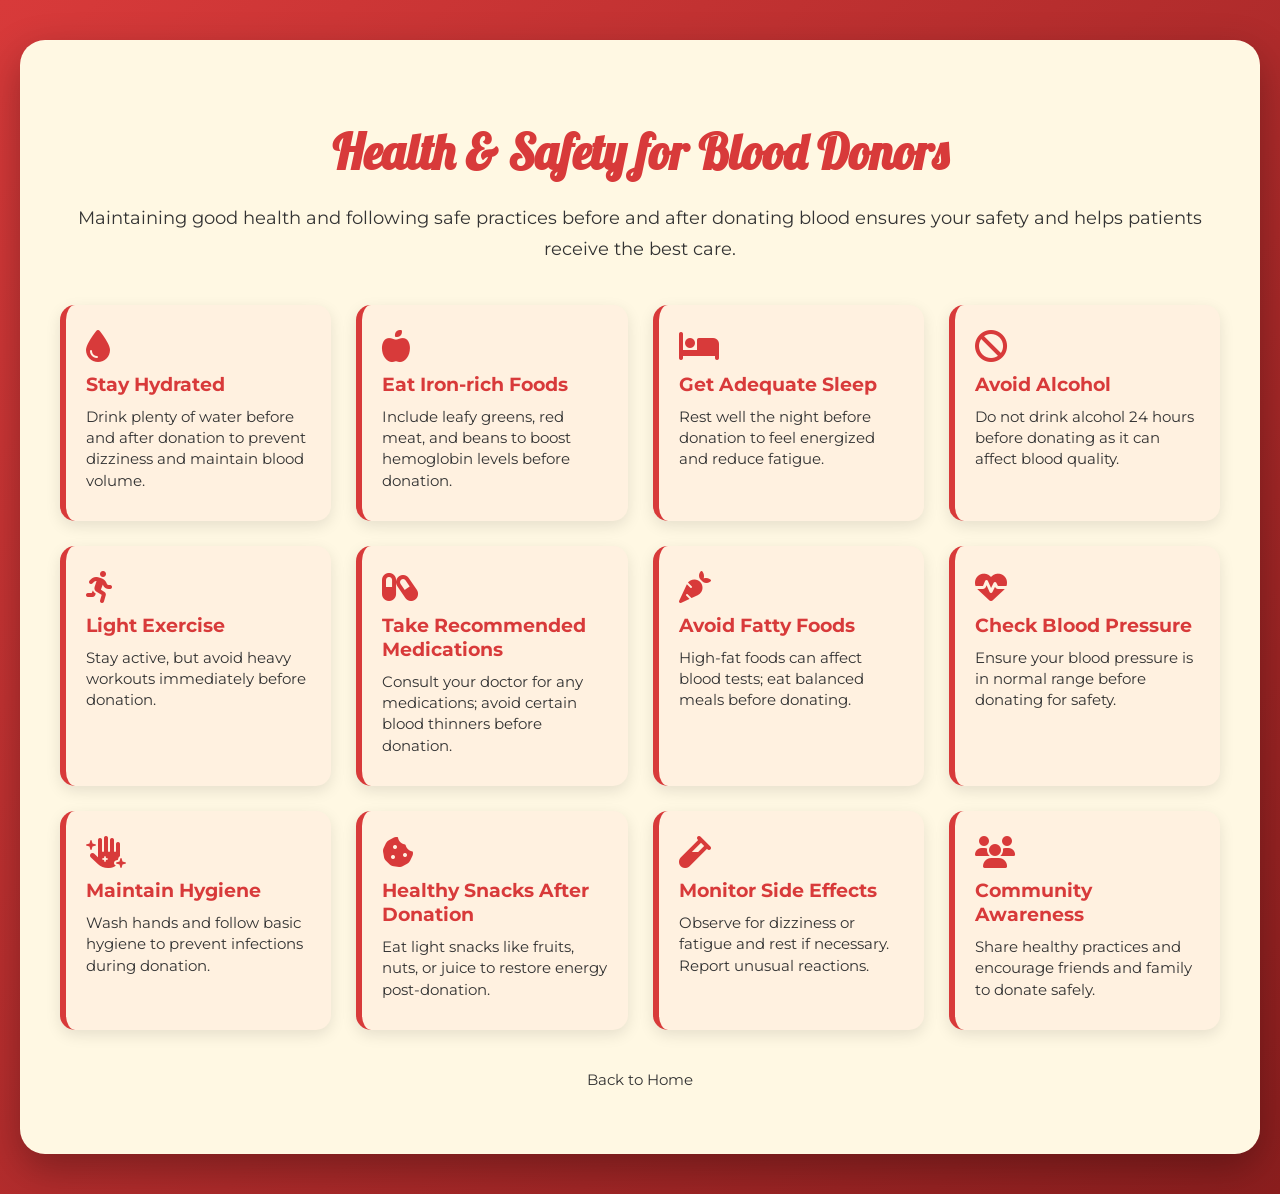
<file: medications.html>
<!DOCTYPE html>
<html lang="en">
<head>
  <meta charset="UTF-8">
  <meta name="viewport" content="width=device-width, initial-scale=1.0">
  <title>Health & Safety - BLOOD CONNECT</title>
  <link href="https://fonts.googleapis.com/css2?family=Lobster&family=Montserrat:wght@300;400;600&display=swap" rel="stylesheet">
  <link rel="stylesheet" href="https://cdnjs.cloudflare.com/ajax/libs/font-awesome/6.4.0/css/all.min.css">
  <style>
    body {
      margin: 0;
      font-family: 'Montserrat', sans-serif;
      background: linear-gradient(135deg, #d83a3a, #8b1e1e);
      color: #333;
      display: flex;
      justify-content: center;
      padding: 40px 20px;
      min-height: 100vh;
    }
    .container {
      background: #fff8e3;
      border-radius: 25px;
      padding: 50px 40px;
      width: 95%;
      max-width: 1200px;
      box-shadow: 0 15px 40px rgba(0,0,0,0.3);
      text-align: center;
    }
    .title {
      font-family: 'Lobster', cursive;
      font-size: 3rem;
      color:#d83a3a;
      margin-bottom: 20px;
    }
    .intro {
      font-size: 1.15rem;
      line-height: 1.7;
      margin-bottom: 40px;
    }
    .cards {
      display: grid;
      grid-template-columns: repeat(4, 1fr);
      gap: 25px;
      margin-bottom: 40px;
    }
    .card {
      background: #fff1e0;
      border-left: 6px solid #d83a3a;
      border-radius: 15px;
      padding: 25px 20px;
      box-shadow: 0 5px 15px rgba(0,0,0,0.1);
      transition: transform 0.3s ease, box-shadow 0.3s ease;
      text-align: left;
    }
    .card:hover {
      transform: translateY(-5px);
      box-shadow: 0 10px 25px rgba(0,0,0,0.2);
    }
    .card i {
      color: #d83a3a;
      font-size: 2rem;
      margin-bottom: 10px;
    }
    .card h3 {
      margin-top: 0;
      color: #d83a3a;
      font-size: 1.2rem;
      margin-bottom: 10px;
    }
    .card p {
      margin: 5px 0;
      font-size: 0.95rem;
      line-height: 1.4;
    }
    .footer {
      margin-top: 20px;
      font-size: 0.95rem;
    }
    .footer a {
      color: #333;
      text-decoration: none;
    }
    @media(max-width: 1024px) {
      .cards { grid-template-columns: repeat(3, 1fr); }
    }
    @media(max-width: 768px) {
      .cards { grid-template-columns: repeat(2, 1fr); }
    }
    @media(max-width: 500px) {
      .cards { grid-template-columns: 1fr; }
    }
  </style>
</head>
<body>
  <div class="container">
    <h1 class="title">Health & Safety for Blood Donors</h1>
    <p class="intro">
      Maintaining good health and following safe practices before and after donating blood ensures your safety and helps patients receive the best care.
    </p>
    <div class="cards">
      <div class="card"><i class="fas fa-tint"></i><h3>Stay Hydrated</h3><p>Drink plenty of water before and after donation to prevent dizziness and maintain blood volume.</p></div>
      <div class="card"><i class="fas fa-apple-alt"></i><h3>Eat Iron-rich Foods</h3><p>Include leafy greens, red meat, and beans to boost hemoglobin levels before donation.</p></div>
      <div class="card"><i class="fas fa-bed"></i><h3>Get Adequate Sleep</h3><p>Rest well the night before donation to feel energized and reduce fatigue.</p></div>
      <div class="card"><i class="fas fa-ban"></i><h3>Avoid Alcohol</h3><p>Do not drink alcohol 24 hours before donating as it can affect blood quality.</p></div>
      <div class="card"><i class="fas fa-running"></i><h3>Light Exercise</h3><p>Stay active, but avoid heavy workouts immediately before donation.</p></div>
      <div class="card"><i class="fas fa-capsules"></i><h3>Take Recommended Medications</h3><p>Consult your doctor for any medications; avoid certain blood thinners before donation.</p></div>
      <div class="card"><i class="fas fa-carrot"></i><h3>Avoid Fatty Foods</h3><p>High-fat foods can affect blood tests; eat balanced meals before donating.</p></div>
      <div class="card"><i class="fas fa-heartbeat"></i><h3>Check Blood Pressure</h3><p>Ensure your blood pressure is in normal range before donating for safety.</p></div>
      <div class="card"><i class="fas fa-hand-sparkles"></i><h3>Maintain Hygiene</h3><p>Wash hands and follow basic hygiene to prevent infections during donation.</p></div>
      <div class="card"><i class="fas fa-cookie-bite"></i><h3>Healthy Snacks After Donation</h3><p>Eat light snacks like fruits, nuts, or juice to restore energy post-donation.</p></div>
      <div class="card"><i class="fas fa-vial"></i><h3>Monitor Side Effects</h3><p>Observe for dizziness or fatigue and rest if necessary. Report unusual reactions.</p></div>
      <div class="card"><i class="fas fa-users"></i><h3>Community Awareness</h3><p>Share healthy practices and encourage friends and family to donate safely.</p></div>
    </div>
    <div class="footer">
      <p><a href="features.html">Back to Home</a></p>
    </div>
  </div>
</body>
</html>
</file>
